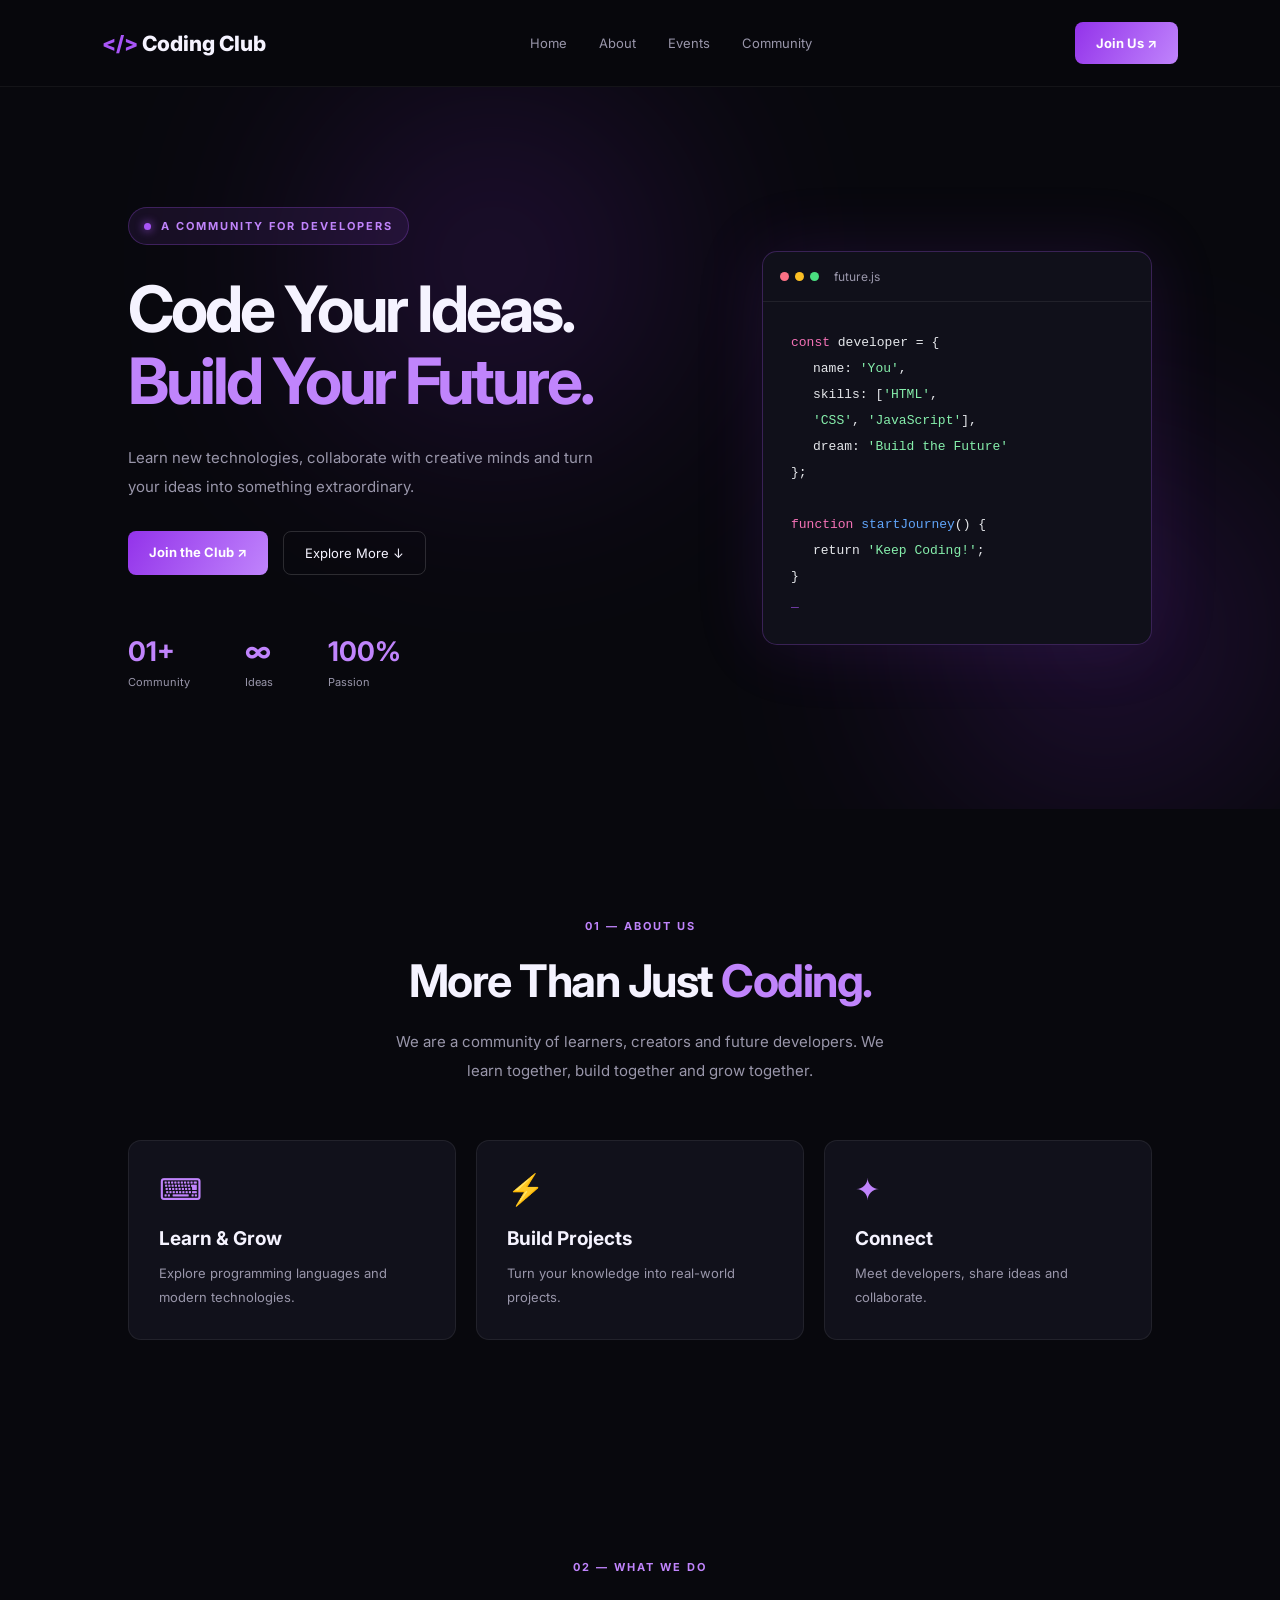
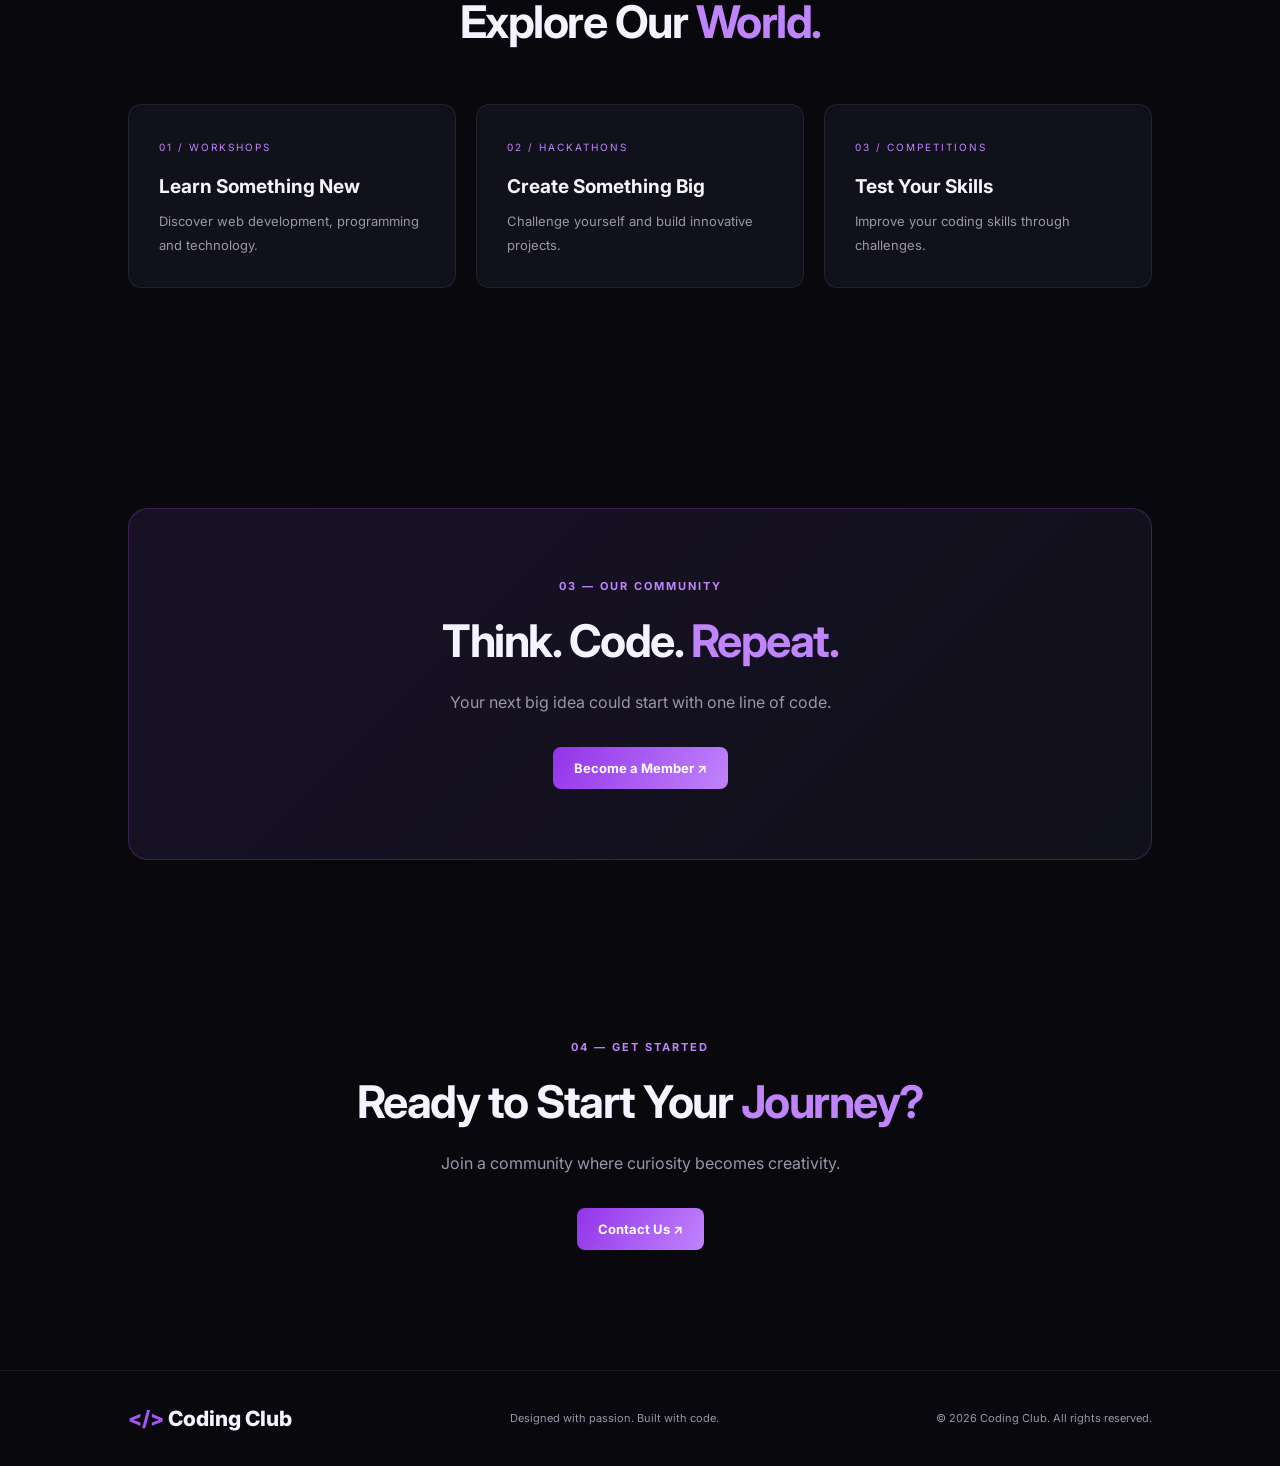
<file: index.html>
<!DOCTYPE html>
<html lang="en">
<head>
    <meta charset="UTF-8">
    <meta name="viewport" content="width=device-width, initial-scale=1.0">
    <meta name="description" content="Join Coding Club - Learn, Build and Innovate.">
    <title>Coding Club | Build Your Future</title>
    <link rel="stylesheet" href="style.css">
    <link rel="preconnect" href="https://fonts.googleapis.com">
    <link href="https://fonts.googleapis.com/css2?family=Inter:wght@400;500;600;700;800&display=swap" rel="stylesheet">
</head>
<body>

<header class="navbar">
    <a href="#" class="logo"><span>&lt;/&gt;</span> Coding Club</a>

    <nav>
        <a href="#home">Home</a>
        <a href="#about">About</a>
        <a href="#events">Events</a>
        <a href="#community">Community</a>
    </nav>

    <a href="#join" class="nav-btn">Join Us ↗</a>
</header>

<main>
<section class="hero" id="home">
    <div class="glow glow-one"></div>
    <div class="glow glow-two"></div>

    <div class="hero-content">
        <div class="tag"><span class="live-dot"></span> A COMMUNITY FOR DEVELOPERS</div>

        <h1>Code Your Ideas.<br>
        <span>Build Your Future.</span></h1>

        <p>
            Learn new technologies, collaborate with creative minds
            and turn your ideas into something extraordinary.
        </p>

        <div class="hero-buttons">
            <a href="#join" class="primary-btn">Join the Club ↗</a>
            <a href="#about" class="secondary-btn">Explore More ↓</a>
        </div>

        <div class="stats">
            <div><h3>01+</h3><p>Community</p></div>
            <div><h3>∞</h3><p>Ideas</p></div>
            <div><h3>100%</h3><p>Passion</p></div>
        </div>
    </div>

    <div class="code-card">
        <div class="code-top">
            <div class="dots"><i></i><i></i><i></i></div>
            <span>future.js</span>
        </div>
        <div class="code-body">
            <p><span class="pink">const</span> developer = {</p>
            <p class="indent">name: <span class="green">'You'</span>,</p>
            <p class="indent">skills: [<span class="green">'HTML'</span>,</p>
            <p class="indent"><span class="green">'CSS'</span>, <span class="green">'JavaScript'</span>],</p>
            <p class="indent">dream: <span class="green">'Build the Future'</span></p>
            <p>};</p>
            <br>
            <p><span class="pink">function</span> <span class="blue">startJourney</span>() {</p>
            <p class="indent">return <span class="green">'Keep Coding!'</span>;</p>
            <p>}</p>
            <p class="cursor">_</p>
        </div>
    </div>
</section>

<section class="about section" id="about">
    <div class="section-label">01 — ABOUT US</div>
    <h2>More Than Just <span>Coding.</span></h2>
    <p class="section-desc">
        We are a community of learners, creators and future developers.
        We learn together, build together and grow together.
    </p>

    <div class="feature-grid">
        <div class="feature-card">
            <span class="feature-icon">⌨</span>
            <h3>Learn & Grow</h3>
            <p>Explore programming languages and modern technologies.</p>
        </div>
        <div class="feature-card">
            <span class="feature-icon">⚡</span>
            <h3>Build Projects</h3>
            <p>Turn your knowledge into real-world projects.</p>
        </div>
        <div class="feature-card">
            <span class="feature-icon">✦</span>
            <h3>Connect</h3>
            <p>Meet developers, share ideas and collaborate.</p>
        </div>
    </div>
</section>

<section class="events section" id="events">
    <div class="section-label">02 — WHAT WE DO</div>
    <h2>Explore Our <span>World.</span></h2>

    <div class="event-grid">
        <div class="event-card">
            <span>01 / WORKSHOPS</span>
            <h3>Learn Something New</h3>
            <p>Discover web development, programming and technology.</p>
        </div>
        <div class="event-card">
            <span>02 / HACKATHONS</span>
            <h3>Create Something Big</h3>
            <p>Challenge yourself and build innovative projects.</p>
        </div>
        <div class="event-card">
            <span>03 / COMPETITIONS</span>
            <h3>Test Your Skills</h3>
            <p>Improve your coding skills through challenges.</p>
        </div>
    </div>
</section>

<section class="community section" id="community">
    <div class="community-box">
        <div class="section-label">03 — OUR COMMUNITY</div>
        <h2>Think. Code. <span>Repeat.</span></h2>
        <p>Your next big idea could start with one line of code.</p>
        <a href="#join" class="primary-btn">Become a Member ↗</a>
    </div>
</section>

<section class="join section" id="join">
    <div class="section-label">04 — GET STARTED</div>
    <h2>Ready to Start Your <span>Journey?</span></h2>
    <p>Join a community where curiosity becomes creativity.</p>
    <a href="mailto:your-email@example.com" class="primary-btn">Contact Us ↗</a>
</section>
</main>

<footer>
    <a href="#" class="logo"><span>&lt;/&gt;</span> Coding Club</a>
    <p>Designed with passion. Built with code.</p>
    <p class="copyright">© 2026 Coding Club. All rights reserved.</p>
</footer>

</body>
</html>
</file>
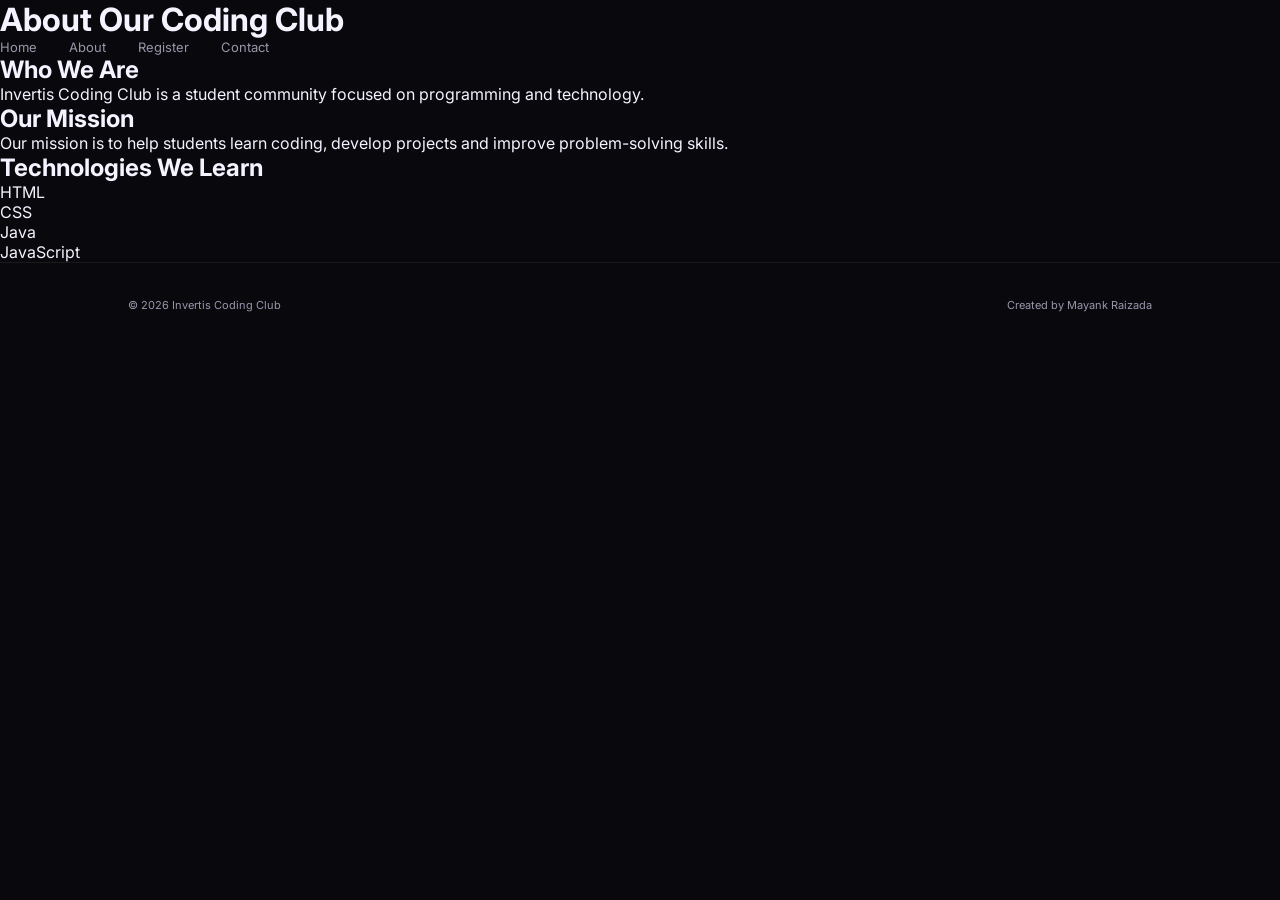
<file: about.html>
<!DOCTYPE html>
<html lang="en">

<head>
    <meta charset="UTF-8">
    <meta name="viewport" content="width=device-width, initial-scale=1.0">
    <meta name="description" content="About Invertis Coding Club">
    <meta name="author" content="Mayank Raizada">

    <title>About | Coding Club</title>

    <link rel="stylesheet" href="style.css">
    <link rel="icon" href="images/favicon.png">
</head>

<body>

    <header>
        <h1>About Our Coding Club</h1>

        <nav>
            <a href="index.html">Home</a>
            <a href="about.html">About</a>
            <a href="register.html">Register</a>
            <a href="contact.html">Contact</a>
        </nav>
    </header>

    <main>

        <section>
            <h2>Who We Are</h2>

            <p>
                Invertis Coding Club is a student community
                focused on programming and technology.
            </p>
        </section>

        <section>
            <h2>Our Mission</h2>

            <p>
                Our mission is to help students learn coding,
                develop projects and improve problem-solving skills.
            </p>
        </section>

        <section>
            <h2>Technologies We Learn</h2>

            <ul>
                <li>HTML</li>
                <li>CSS</li>
                <li>Java</li>
                <li>JavaScript</li>
            </ul>
        </section>

    </main>

    <footer>
        <p>©️ 2026 Invertis Coding Club</p>
        <p>Created by Mayank Raizada</p>
    </footer>

</body>
</html>
</file>
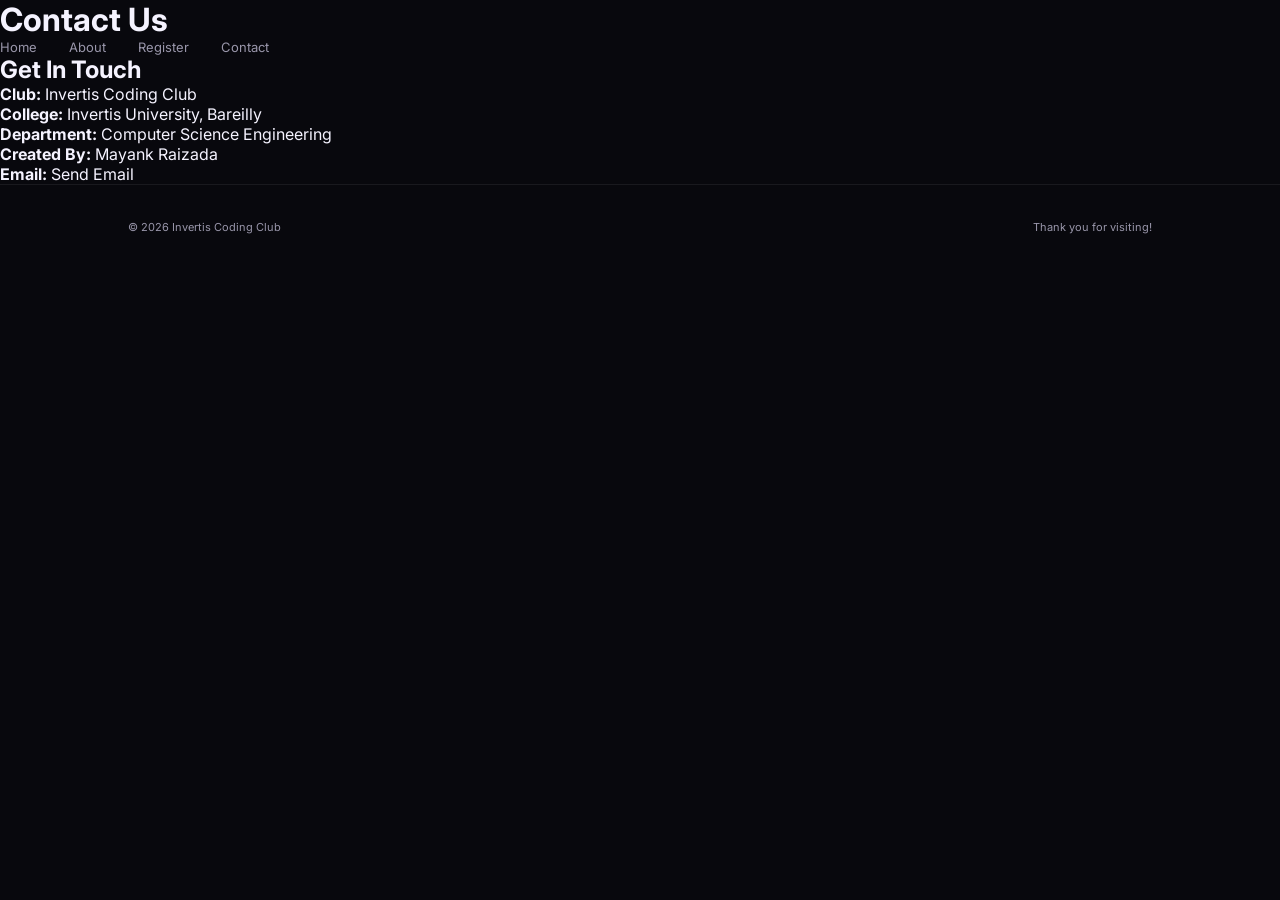
<file: contact.html>
<!DOCTYPE html>
<html lang="en">

<head>
    <meta charset="UTF-8">
    <meta name="viewport" content="width=device-width, initial-scale=1.0">
    <meta name="description" content="Contact Invertis Coding Club">
    <meta name="author" content="Mayank Raizada">

    <title>Contact | Coding Club</title>

    <link rel="stylesheet" href="style.css">
    <link rel="icon" href="images/favicon.png">
</head>

<body>

    <header>
        <h1>Contact Us</h1>

        <nav>
            <a href="index.html">Home</a>
            <a href="about.html">About</a>
            <a href="register.html">Register</a>
            <a href="contact.html">Contact</a>
        </nav>
    </header>

    <main>

        <section>
            <h2>Get In Touch</h2>

            <p><strong>Club:</strong> Invertis Coding Club</p>

            <p><strong>College:</strong>
                Invertis University, Bareilly
            </p>

            <p><strong>Department:</strong>
                Computer Science Engineering
            </p>

            <p><strong>Created By:</strong>
                Mayank Raizada
            </p>

            <p>
                <strong>Email:</strong>
                <a href="mailto:yourmail@example.com">
                    Send Email
                </a>
            </p>

        </section>

    </main>

    <footer>
        <p>©️ 2026 Invertis Coding Club</p>
        <p>Thank you for visiting!</p>
    </footer>

</body>
</html>
</file>
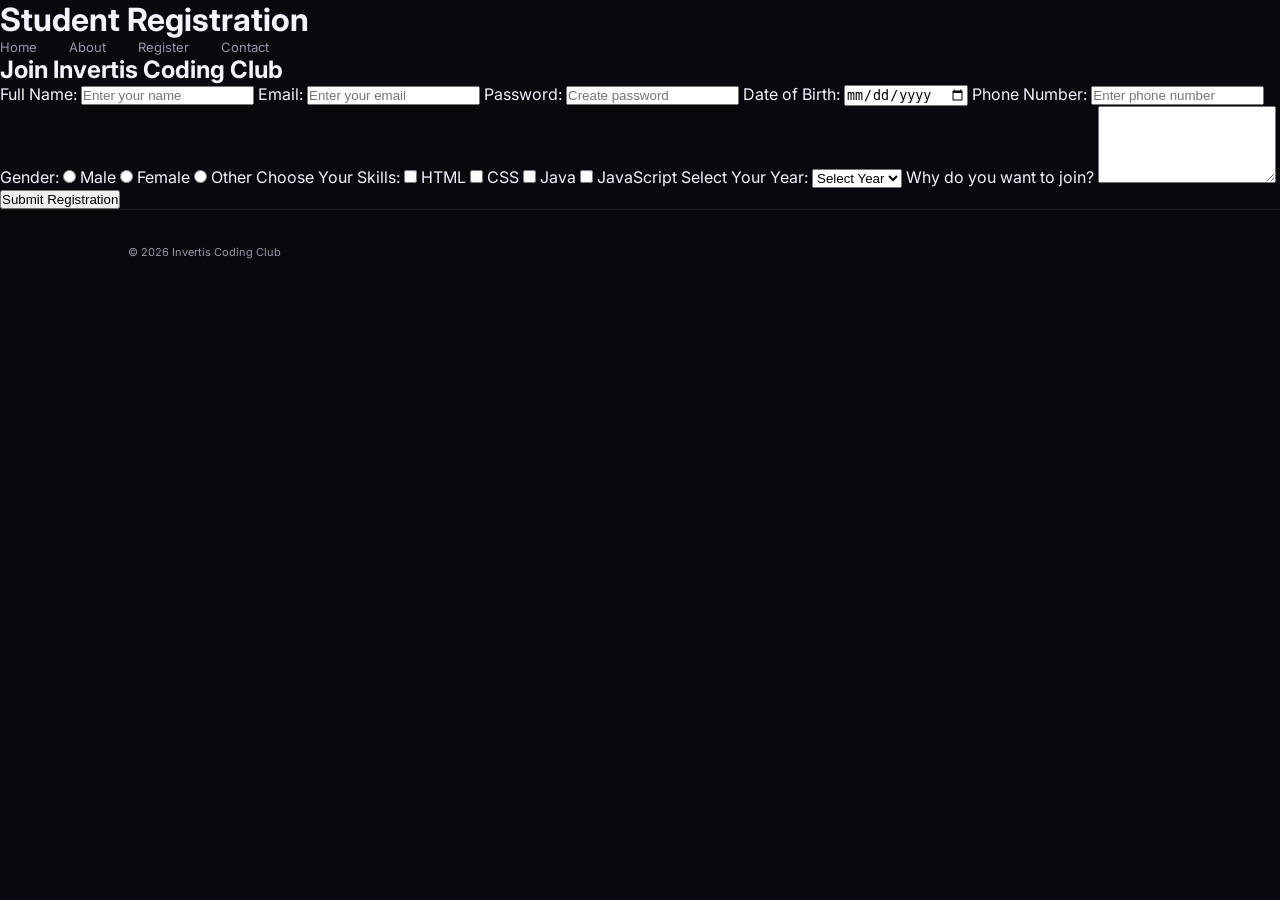
<file: register.html>
<!DOCTYPE html>
<html lang="en">

<head>
    <meta charset="UTF-8">
    <meta name="viewport" content="width=device-width, initial-scale=1.0">
    <meta name="description" content="Register for Invertis Coding Club">
    <meta name="author" content="Mayank Raizada">

    <title>Register | Coding Club</title>

    <link rel="stylesheet" href="style.css">
    <link rel="icon" href="images/favicon.png">
</head>

<body>

    <header>
        <h1>Student Registration</h1>

        <nav>
            <a href="index.html">Home</a>
            <a href="about.html">About</a>
            <a href="register.html">Register</a>
            <a href="contact.html">Contact</a>
        </nav>
    </header>

    <main>

        <section>
            <h2>Join Invertis Coding Club</h2>

            <form action="#" method="post">

                <!-- Name -->
                <label for="name">Full Name:</label>
                <input type="text" id="name"
                       name="name"
                       placeholder="Enter your name"
                       required>

                <!-- Email -->
                <label for="email">Email:</label>
                <input type="email" id="email"
                       name="email"
                       placeholder="Enter your email"
                       required>

                <!-- Password -->
                <label for="password">Password:</label>
                <input type="password" id="password"
                       name="password"
                       placeholder="Create password"
                       required>

                <!-- Date -->
                <label for="dob">Date of Birth:</label>
                <input type="date" id="dob" name="dob">

                <!-- Phone -->
                <label for="phone">Phone Number:</label>
                <input type="tel" id="phone"
                       name="phone"
                       placeholder="Enter phone number">

                <!-- Gender -->
                <label>Gender:</label>

                <input type="radio" id="male"
                       name="gender" value="Male">
                <label for="male">Male</label>

                <input type="radio" id="female"
                       name="gender" value="Female">
                <label for="female">Female</label>

                <input type="radio" id="other"
                       name="gender" value="Other">
                <label for="other">Other</label>

                <!-- Skills -->
                <label>Choose Your Skills:</label>

                <input type="checkbox" id="html"
                       name="skills" value="HTML">
                <label for="html">HTML</label>

                <input type="checkbox" id="css"
                       name="skills" value="CSS">
                <label for="css">CSS</label>

                <input type="checkbox" id="java"
                       name="skills" value="Java">
                <label for="java">Java</label>

                <input type="checkbox" id="javascript"
                       name="skills" value="JavaScript">
                <label for="javascript">JavaScript</label>

                <!-- Dropdown -->
                <label for="year">Select Your Year:</label>

                <select id="year" name="year">
                    <option value="">Select Year</option>
                    <option value="1st">1st Year</option>
                    <option value="2nd">2nd Year</option>
                    <option value="3rd">3rd Year</option>
                    <option value="4th">4th Year</option>
                </select>

                <!-- Message -->
                <label for="message">Why do you want to join?</label>

                <textarea id="message" name="message"
                          rows="5"
                          placeholder="Write your message here">
                </textarea>

                <!-- Submit -->
                <button type="submit">
                    Submit Registration
                </button>

            </form>

        </section>

    </main>

    <footer>
        <p>©️ 2026 Invertis Coding Club</p>
    </footer>

</body>
</html>
</file>
<file: style.css>
@import url('https://fonts.googleapis.com/css2?family=Inter:wght@400;500;600;700;800&display=swap');

:root {
    --bg: #08080d;
    --card: #11111b;
    --purple: #a855f7;
    --light-purple: #c084fc;
    --text: #f5f3ff;
    --muted: #9996aa;
}

* {
    margin: 0;
    padding: 0;
    box-sizing: border-box;
}

html {
    scroll-behavior: smooth;
}

body {
    background: var(--bg);
    color: var(--text);
    font-family: 'Inter', sans-serif;
    overflow-x: hidden;
}

a {
    text-decoration: none;
    color: inherit;
}

.navbar {
    width: 100%;
    padding: 22px 8%;
    display: flex;
    align-items: center;
    justify-content: space-between;
    background: rgba(8,8,13,.85);
    border-bottom: 1px solid #ffffff0d;
    position: sticky;
    top: 0;
    z-index: 10;
    backdrop-filter: blur(15px);
}

.logo {
    font-size: 21px;
    font-weight: 800;
}

.logo span {
    color: var(--purple);
}

nav {
    display: flex;
    gap: 32px;
}

nav a {
    color: var(--muted);
    font-size: 13px;
    transition: .3s;
}

nav a:hover {
    color: var(--light-purple);
}

.nav-btn, .primary-btn {
    background: linear-gradient(120deg, #9333ea, #c084fc);
    color: white;
    padding: 13px 21px;
    border-radius: 8px;
    font-size: 13px;
    font-weight: 700;
    transition: .3s;
    display: inline-block;
}

.nav-btn:hover, .primary-btn:hover {
    transform: translateY(-4px);
    box-shadow: 0 10px 30px #a855f755;
}

.hero {
    min-height: 680px;
    padding: 120px 10%;
    display: flex;
    align-items: center;
    justify-content: space-between;
    gap: 60px;
    position: relative;
    overflow: hidden;
}

.hero-content {
    max-width: 580px;
    position: relative;
    z-index: 2;
    animation: fadeUp 1s ease;
}

.tag, .section-label {
    color: var(--light-purple);
    font-size: 11px;
    font-weight: 700;
    letter-spacing: 2px;
}

.tag {
    display: inline-flex;
    align-items: center;
    gap: 10px;
    padding: 11px 15px;
    background: #a855f718;
    border: 1px solid #a855f744;
    border-radius: 30px;
}

.live-dot {
    height: 7px;
    width: 7px;
    background: #a855f7;
    border-radius: 50%;
    box-shadow: 0 0 10px #a855f7;
}

.hero h1 {
    font-size: clamp(42px, 5vw, 69px);
    line-height: 1.12;
    margin: 28px 0;
    letter-spacing: -3px;
}

h1 span, h2 span {
    color: var(--light-purple);
}

.hero-content > p, .section-desc {
    color: var(--muted);
    line-height: 1.9;
    font-size: 15px;
    max-width: 490px;
}

.hero-buttons {
    display: flex;
    gap: 15px;
    margin-top: 30px;
    flex-wrap: wrap;
}

.secondary-btn {
    border: 1px solid #ffffff25;
    padding: 13px 21px;
    border-radius: 8px;
    font-size: 13px;
    transition: .3s;
}

.secondary-btn:hover {
    border-color: var(--purple);
    color: var(--light-purple);
}

.stats {
    display: flex;
    gap: 55px;
    margin-top: 60px;
}

.stats h3 {
    font-size: 27px;
    color: var(--light-purple);
}

.stats p {
    font-size: 11px;
    color: var(--muted);
    margin-top: 7px;
}

.code-card {
    width: 390px;
    flex-shrink: 0;
    background: #10101a;
    border: 1px solid #a855f744;
    border-radius: 15px;
    box-shadow: 0 0 70px #9333ea22;
    animation: float 5s ease-in-out infinite;
    position: relative;
    z-index: 2;
}

.code-top {
    padding: 17px;
    border-bottom: 1px solid #ffffff12;
    display: flex;
    align-items: center;
    gap: 15px;
    color: var(--muted);
    font-size: 12px;
}

.dots {
    display: flex;
    gap: 6px;
}

.dots i {
    width: 9px;
    height: 9px;
    border-radius: 50%;
    background: #fb7185;
}

.dots i:nth-child(2) { background: #fbbf24; }
.dots i:nth-child(3) { background: #4ade80; }

.code-body {
    padding: 28px;
    font-family: monospace;
    line-height: 2;
    font-size: 13px;
    color: #e5e7eb;
}

.indent { padding-left: 22px; }
.pink { color: #f472b6; }
.green { color: #86efac; }
.blue { color: #60a5fa; }
.cursor { color: var(--purple); animation: blink 1s infinite; }

.glow {
    position: absolute;
    width: 350px;
    height: 350px;
    border-radius: 50%;
    filter: blur(120px);
    opacity: .18;
    background: #9333ea;
}

.glow-one { top: 0; left: 25%; }
.glow-two { bottom: 0; right: 0; }

.section {
    padding: 110px 10%;
    text-align: center;
}

.section h2 {
    font-size: clamp(30px, 4vw, 45px);
    margin: 20px 0;
    letter-spacing: -1.5px;
}

.section-desc {
    margin: 0 auto;
}

.feature-grid, .event-grid {
    display: grid;
    grid-template-columns: repeat(3, 1fr);
    gap: 20px;
    margin-top: 55px;
    text-align: left;
}

.feature-card, .event-card {
    background: var(--card);
    border: 1px solid #ffffff12;
    border-radius: 13px;
    padding: 30px;
    transition: .35s;
}

.feature-card:hover, .event-card:hover {
    transform: translateY(-9px);
    border-color: #a855f766;
    box-shadow: 0 15px 40px #9333ea18;
}

.feature-icon {
    font-size: 30px;
    color: var(--light-purple);
}

.feature-card h3, .event-card h3 {
    font-size: 19px;
    margin: 20px 0 12px;
}

.feature-card p, .event-card p {
    color: var(--muted);
    line-height: 1.8;
    font-size: 13px;
}

.event-card span {
    font-size: 10px;
    letter-spacing: 2px;
    color: var(--light-purple);
}

.community-box {
    padding: 70px 25px;
    background: linear-gradient(135deg, #181126, #10101a);
    border: 1px solid #a855f744;
    border-radius: 20px;
}

.community-box p, .join > p {
    color: var(--muted);
    margin-bottom: 30px;
    line-height: 1.8;
}

.join {
    padding-top: 70px;
    padding-bottom: 120px;
}

footer {
    padding: 35px 10%;
    border-top: 1px solid #ffffff12;
    display: flex;
    justify-content: space-between;
    align-items: center;
    gap: 20px;
    flex-wrap: wrap;
}

footer p {
    color: var(--muted);
    font-size: 11px;
}

@keyframes fadeUp {
    from { opacity: 0; transform: translateY(30px); }
    to { opacity: 1; transform: translateY(0); }
}

@keyframes float {
    0%, 100% { transform: translateY(0); }
    50% { transform: translateY(-15px); }
}

@keyframes blink {
    50% { opacity: 0; }
}

@media(max-width: 900px) {
    .hero {
        flex-direction: column;
        align-items: flex-start;
        padding-top: 85px;
    }

    .code-card {
        width: min(100%, 450px);
    }

    .feature-grid, .event-grid {
        grid-template-columns: 1fr 1fr;
    }
}

@media(max-width: 600px) {
    .navbar {
        padding: 18px 5%;
        flex-wrap: wrap;
        gap: 18px;
    }

    nav {
        order: 3;
        width: 100%;
        justify-content: space-between;
        gap: 10px;
    }

    nav a { font-size: 11px; }

    .nav-btn { padding: 10px 14px; }

    .hero {
        padding: 75px 6%;
        min-height: auto;
    }

    .hero h1 { letter-spacing: -2px; }

    .stats { gap: 30px; }

    .section { padding: 75px 6%; }

    .feature-grid, .event-grid {
        grid-template-columns: 1fr;
    }

    footer {
        flex-direction: column;
        text-align: center;
    }
}

@media(prefers-reduced-motion: reduce) {
    *, *::before, *::after {
        animation-duration: .01ms !important;
        animation-iteration-count: 1 !important;
        scroll-behavior: auto !important;
        transition-duration: .01ms !important;
    }
}
</file>
